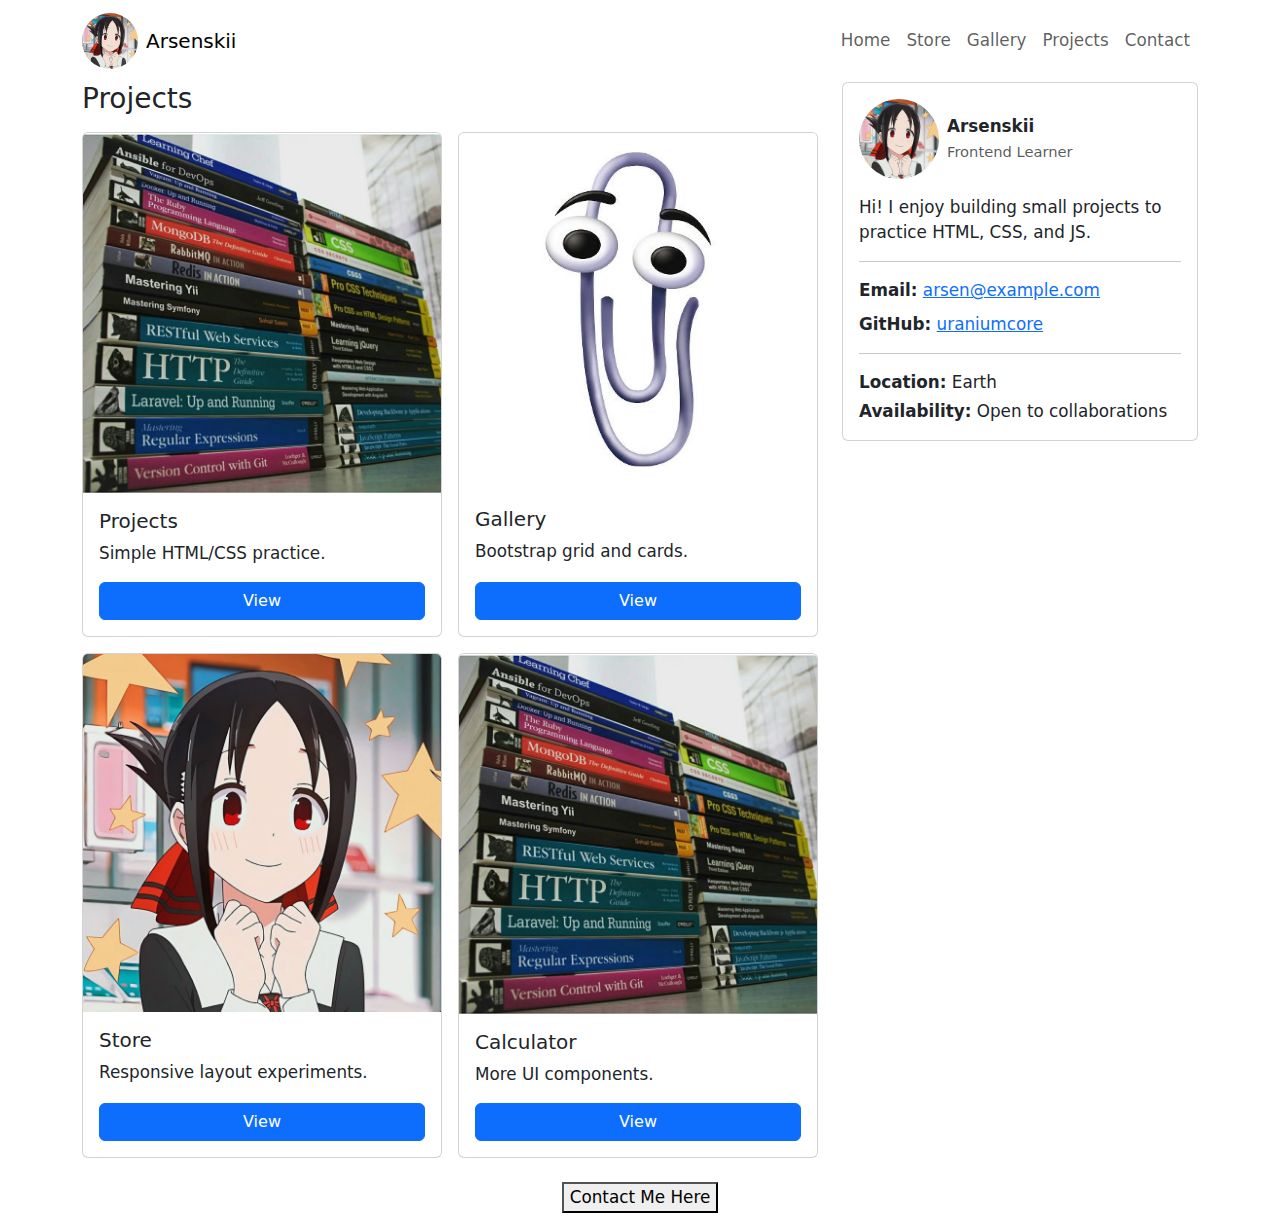
<file: index.html>
<!DOCTYPE html>
<html lang="en">

<head>
	<meta charset="UTF-8">
	<meta name="viewport" content="width=device-width, initial-scale=1.0">
	<title>Arsenskii Portfolio</title>
	<link href="https://cdn.jsdelivr.net/npm/bootstrap@5.3.0/dist/css/bootstrap.min.css" rel="stylesheet">
	<link rel="icon" type="image/png" href="images/kaguya.jpeg">
	<style>
		.projects-grid .card { height: 100%; }
		.sidebar-card img {
			width: 80px; height: 80px; border-radius: 50%; object-fit: cover;
		}
		@media (max-width: 576px) {
			body { font-size: 0.9em; }
			.sidebar-card .contact-extra { display: none; }
		}
		@media (min-width: 577px) and (max-width: 991px) {
			body { font-size: 1em; }
		}
		@media (min-width: 992px) {
			body { font-size: 1.05em; }
		}
	</style>
</head>

<body>

	<div class="container">
		<nav class="navbar navbar-expand-lg navbar-light bg-transparent">
			<div class="container-fluid p-0">
				<a class="navbar-brand d-flex align-items-center" href="index.html">
					<img src="images/kaguya.jpeg" alt="logo" width="56" height="56" class="rounded-circle me-2">
					<span class="brand">Arsenskii</span>
				</a>
				<button class="navbar-toggler" type="button" data-bs-toggle="collapse" data-bs-target="#mainNav"
					aria-controls="mainNav" aria-expanded="false" aria-label="Toggle navigation">
					<span class="navbar-toggler-icon"></span>
				</button>
				<div class="collapse navbar-collapse" id="mainNav">
					<ul class="navbar-nav ms-auto mb-2 mb-lg-0">
						<li class="nav-item"><a class="nav-link" href="index.html">Home</a></li>
						<li class="nav-item"><a class="nav-link" href="store.html">Store</a></li>
						<li class="nav-item"><a class="nav-link" href="image-gallery.html">Gallery</a></li>
						<li class="nav-item"><a class="nav-link" href="projects.html">Projects</a></li>
						<li class="nav-item"><a class="nav-link" href="about-me.html">Contact</a></li>
					</ul>
				</div>
			</div>
		</nav>

		<div class="row g-4 align-items-start">
			<main class="col-lg-8">
				<h1 class="h3 mb-3">Projects</h1>
				<div class="row row-cols-1 row-cols-md-2 projects-grid g-3">
					<div class="col">
						<div class="card h-100">
							<img src="images/books.jpeg" class="card-img-top" alt="Project 1 image">
							<div class="card-body d-flex flex-column">
								<h5 class="card-title">Projects</h5>
								<p class="card-text">Simple HTML/CSS practice.</p>
								<a href="projects.html" class="btn btn-primary mt-auto">View</a>
							</div>
						</div>
					</div>
					<div class="col">
						<div class="card h-100">
							<img src="images/clippy.jpeg" class="card-img-top" alt="Project 2 image">
							<div class="card-body d-flex flex-column">
								<h5 class="card-title">Gallery</h5>
								<p class="card-text">Bootstrap grid and cards.</p>
								<a href="image-gallery.html" class="btn btn-primary mt-auto">View</a>
							</div>
						</div>
					</div>
					<div class="col">
						<div class="card h-100">
							<img src="images/kaguya.jpeg" class="card-img-top" alt="Project 3 image">
							<div class="card-body d-flex flex-column">
								<h5 class="card-title">Store</h5>
								<p class="card-text">Responsive layout experiments.</p>
								<a href="store.html" class="btn btn-primary mt-auto">View</a>
							</div>
						</div>
					</div>
					<div class="col">
						<div class="card h-100">
							<img src="images/books.jpeg" class="card-img-top" alt="Project 4 image">
							<div class="card-body d-flex flex-column">
								<h5 class="card-title">Calculator</h5>
								<p class="card-text">More UI components.</p>
								<a href="calculator/calculator.html" class="btn btn-primary mt-auto">View</a>
							</div>
						</div>
					</div>
				</div>
			</main>
			<aside class="col-lg-4">
				<div class="card sidebar-card">
					<div class="card-body">
						<div class="d-flex align-items-center mb-3">
							<img src="images/kaguya.jpeg" alt="Avatar" class="me-2">
							<div>
								<div class="fw-bold">Arsenskii</div>
								<small class="text-muted">Frontend Learner</small>
							</div>
						</div>
						<p class="mb-2">Hi! I enjoy building small projects to practice HTML, CSS, and JS.</p>
						<hr>
						<div class="mb-2"><strong>Email:</strong> <a href="mailto:arsen@example.com">arsen@example.com</a></div>
						<div class="mb-3"><strong>GitHub:</strong> <a href="https://github.com/uraniumcore" target="_blank">uraniumcore</a></div>
						<hr>
						<div class="contact-extra">
							<p class="mb-1"><strong>Location:</strong> Earth</p>
							<p class="mb-0"><strong>Availability:</strong> Open to collaborations</p>
						</div>
					</div>
				</div>
			</aside>
		</div>

		<footer class="footer mt-4">
			<div class="d-flex justify-content-center gap-3">
				<a href="about-me.html"><button class="link-button">Contact Me Here</button></a>
			</div>
		</footer>
	</div>
	<script src="https://cdn.jsdelivr.net/npm/bootstrap@5.3.0/dist/js/bootstrap.bundle.min.js"></script>
</body>

</html>
</file>
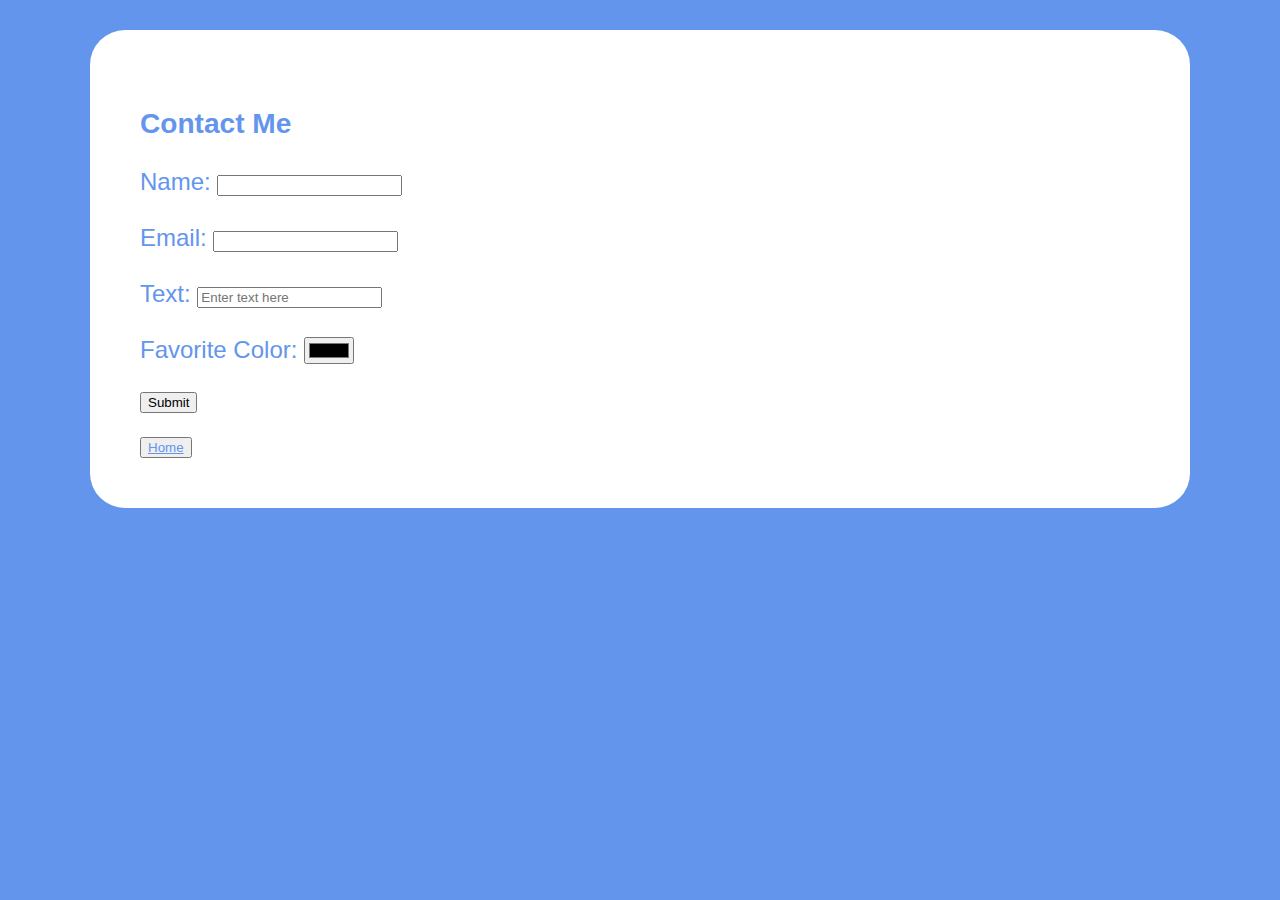
<file: about-me.html>
<head>
    <meta charset="UTF-8">
    <meta name="viewport" content="width=device-width, initial-scale=1.0">
    <title>My First Webpage</title>
	<link rel="stylesheet" href="styles/style.css">
</head>

<body>
    <div class="container">
        <h3>Contact Me</h3>
        <form>
            <label for="name">Name:</label>
            <input type="text" id="name" name="name"><br><br>

            <label for="email">Email:</label>
            <input type="email" id="email" name="email"><br><br>

            <label for="email">Text:</label>
            <input id="text" name="text" placeholder="Enter text here"><br><br>

            <label for="color">Favorite Color:</label>
            <input type="color" id="color" name="color"><br><br>

            <input type="submit" value="Submit">
        </form>
		<button><a href="index.html">Home</a></button>
    </div>
</body>
</file>
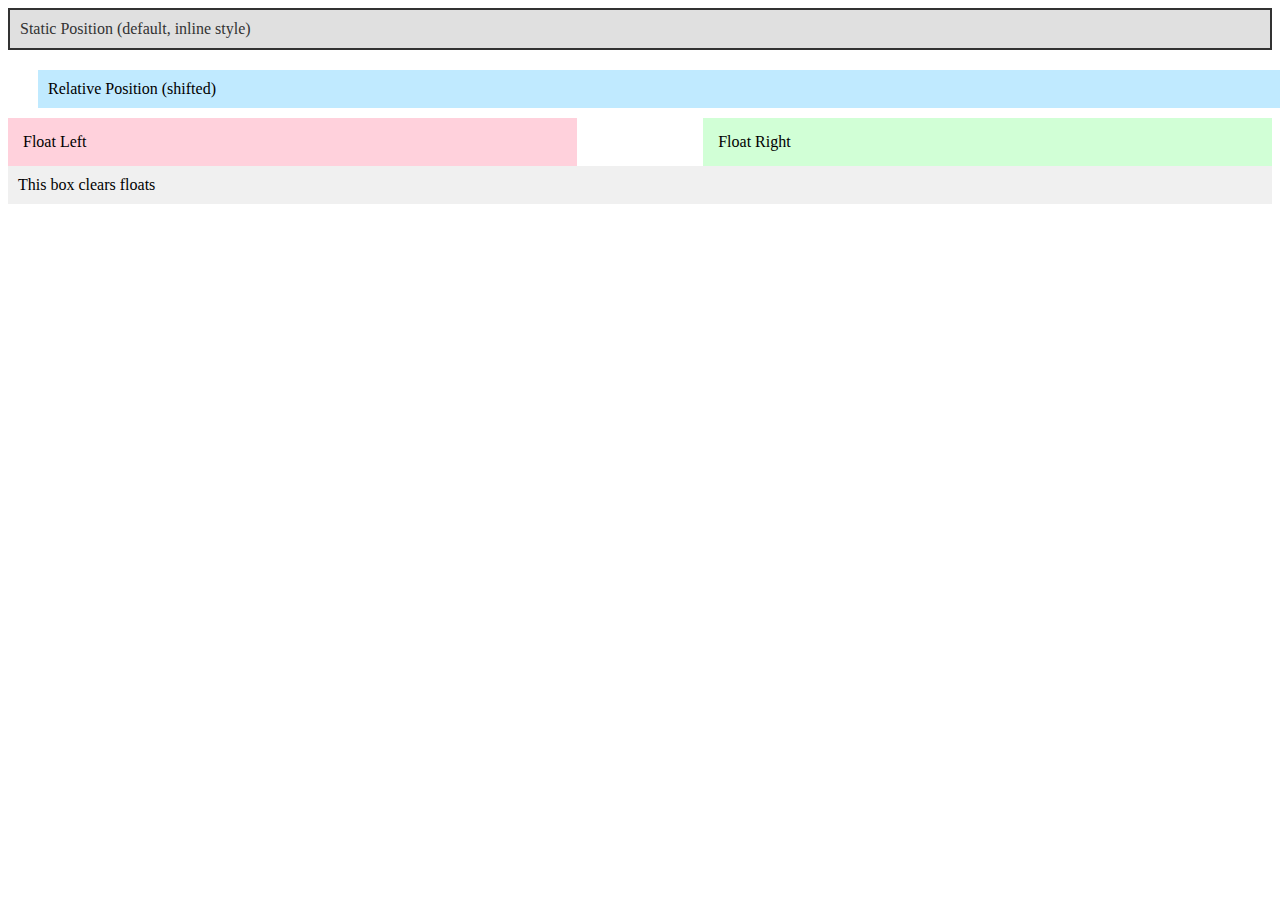
<file: fancy.html>
<!DOCTYPE html>
<html lang="en">
<head>
	<meta charset="UTF-8">
	<meta name="viewport" content="width=device-width, initial-scale=1.0">
	<title>CSS Positioning, Float & Clear Demo</title>
	<style>
		.static-box {
			background: #e0e0e0;
			padding: 10px;
			margin-bottom: 10px;
		}
		.relative-box {
			background: #c0eaff;
			padding: 10px;
			position: relative;
			left: 30px;
			top: 10px;
			margin-bottom: 20px;
		}

		.float-container {
			width: 100%;
			margin-bottom: 30px;
		}
		.float-left {
			float: left;
			width: 45%;
			background: #ffd1dc;
			padding: 15px;
			box-sizing: border-box;
			margin-right: 5%;
		}
		.float-right {
			float: right;
			width: 45%;
			background: #d1ffd6;
			padding: 15px;
			box-sizing: border-box;
		}
		.clear-box {
			clear: both;
			background: #f0f0f0;
			padding: 10px;
			margin-top: 20px;
		}
	</style>
</head>
<body>
	<div class="static-box" style="border: 2px solid #333; color: #333;">Static Position (default, inline style)</div>
	<div class="relative-box">Relative Position (shifted)</div>

	<div class="float-container">
		<div class="float-left">Float Left</div>
		<div class="float-right">Float Right</div>
		<div class="clear-box">This box clears floats</div>
	</div>
</body>
</html>
</file>
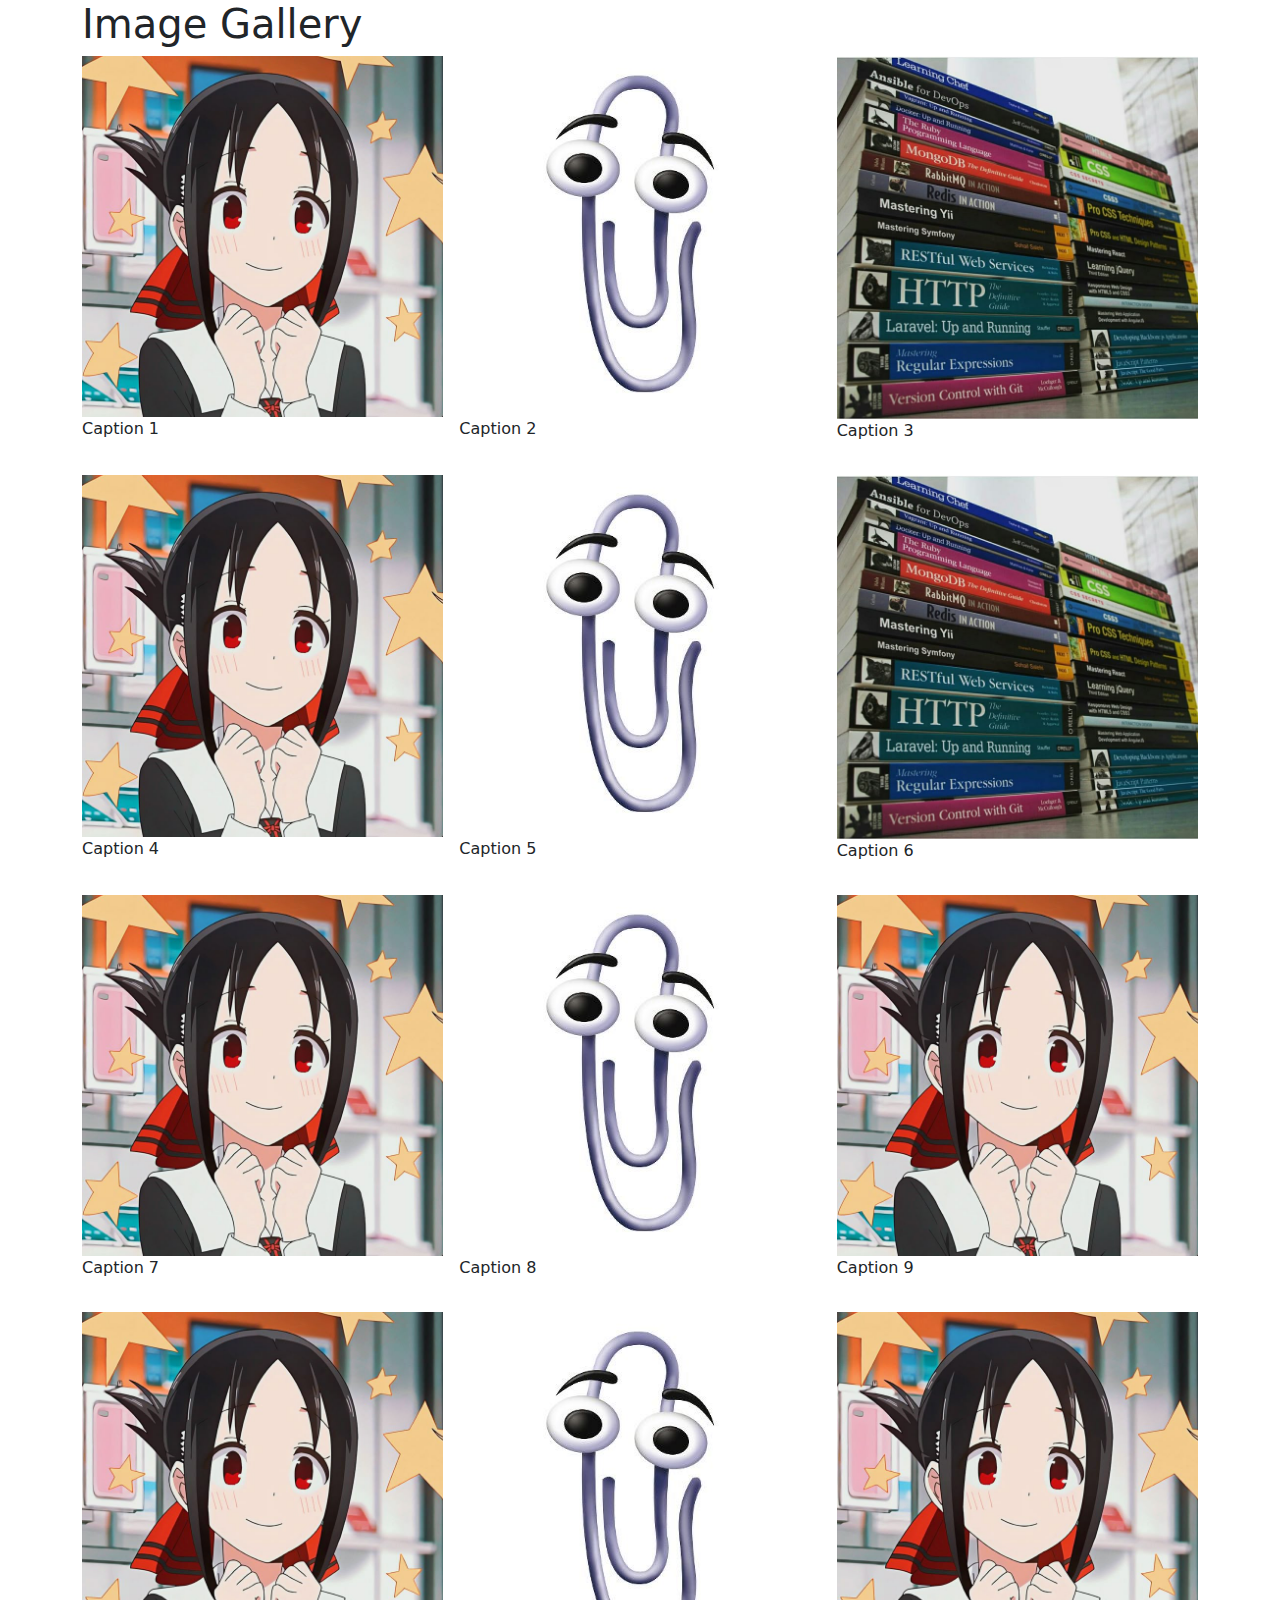
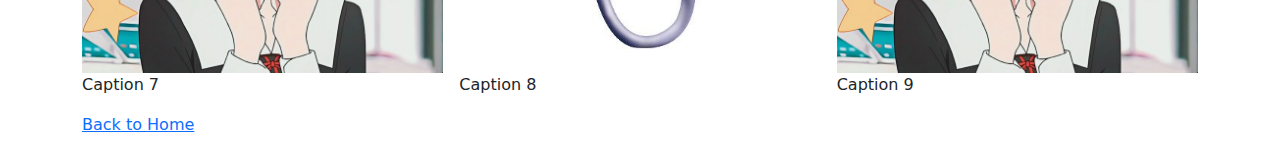
<file: image-gallery.html>
<!DOCTYPE html>
<html lang="en">

<head>
    <meta charset="utf-8" />
    <meta name="viewport" content="width=device-width,initial-scale=1" />
    <title>Image Gallery</title>
    <link href="https://cdn.jsdelivr.net/npm/bootstrap@5.3.0/dist/css/bootstrap.min.css" rel="stylesheet">
    <style>
    </style>
</head>

<body>
    <div class="container">
        <h1 id="main-heading">Image Gallery</h1>

        <div class="row g-3">
            <div class="col-lg-4 col-md-6 col-12">
                <figure class="gallery-item">
                    <img src="images/kaguya.jpeg" class="img-fluid" alt="Gallery image 1">
                    <figcaption class="gallery-caption">Caption 1</figcaption>
                </figure>
            </div>
            <div class="col-lg-4 col-md-6 col-12">
                <figure class="gallery-item">
                    <img src="images/clippy.jpeg" class="img-fluid" alt="Gallery image 2">
                    <figcaption class="gallery-caption">Caption 2</figcaption>
                </figure>
            </div>
            <div class="col-lg-4 col-md-6 col-12">
                <figure class="gallery-item">
                    <img src="images/books.jpeg" class="img-fluid" alt="Gallery image 3">
                    <figcaption class="gallery-caption">Caption 3</figcaption>
                </figure>
            </div>
            <div class="col-lg-4 col-md-6 col-12">
                <figure class="gallery-item">
                    <img src="images/kaguya.jpeg" class="img-fluid" alt="Gallery image 4">
                    <figcaption class="gallery-caption">Caption 4</figcaption>
                </figure>
            </div>
            <div class="col-lg-4 col-md-6 col-12">
                <figure class="gallery-item">
                    <img src="images/clippy.jpeg" class="img-fluid" alt="Gallery image 5">
                    <figcaption class="gallery-caption">Caption 5</figcaption>
                </figure>
            </div>
            <div class="col-lg-4 col-md-6 col-12">
                <figure class="gallery-item">
                    <img src="images/books.jpeg" class="img-fluid" alt="Gallery image 6">
                    <figcaption class="gallery-caption">Caption 6</figcaption>
                </figure>
            </div>
            <div class="col-lg-4 col-md-6 col-12">
                <figure class="gallery-item">
                    <img src="images/kaguya.jpeg" class="img-fluid" alt="Gallery image 7">
                    <figcaption class="gallery-caption">Caption 7</figcaption>
                </figure>
            </div>
            <div class="col-lg-4 col-md-6 col-12">
                <figure class="gallery-item">
                    <img src="images/clippy.jpeg" class="img-fluid" alt="Gallery image 8">
                    <figcaption class="gallery-caption">Caption 8</figcaption>
                </figure>
            </div>
            <div class="col-lg-4 col-md-6 col-12">
                <figure class="gallery-item">
                    <img src="images/kaguya.jpeg" class="img-fluid" alt="Gallery image 9">
                    <figcaption class="gallery-caption">Caption 9</figcaption>
                </figure>
            </div>
            <div class="col-lg-4 col-md-6 col-12">
                <figure class="gallery-item">
                    <img src="images/kaguya.jpeg" class="img-fluid" alt="Gallery image 7">
                    <figcaption class="gallery-caption">Caption 7</figcaption>
                </figure>
            </div>
            <div class="col-lg-4 col-md-6 col-12">
                <figure class="gallery-item">
                    <img src="images/clippy.jpeg" class="img-fluid" alt="Gallery image 8">
                    <figcaption class="gallery-caption">Caption 8</figcaption>
                </figure>
            </div>
            <div class="col-lg-4 col-md-6 col-12">
                <figure class="gallery-item">
                    <img src="images/kaguya.jpeg" class="img-fluid" alt="Gallery image 9">
                    <figcaption class="gallery-caption">Caption 9</figcaption>
                </figure>
            </div>
        </div>

        <p><a href="index.html">Back to Home</a></p>
    </div>
</body>

</html>
</file>
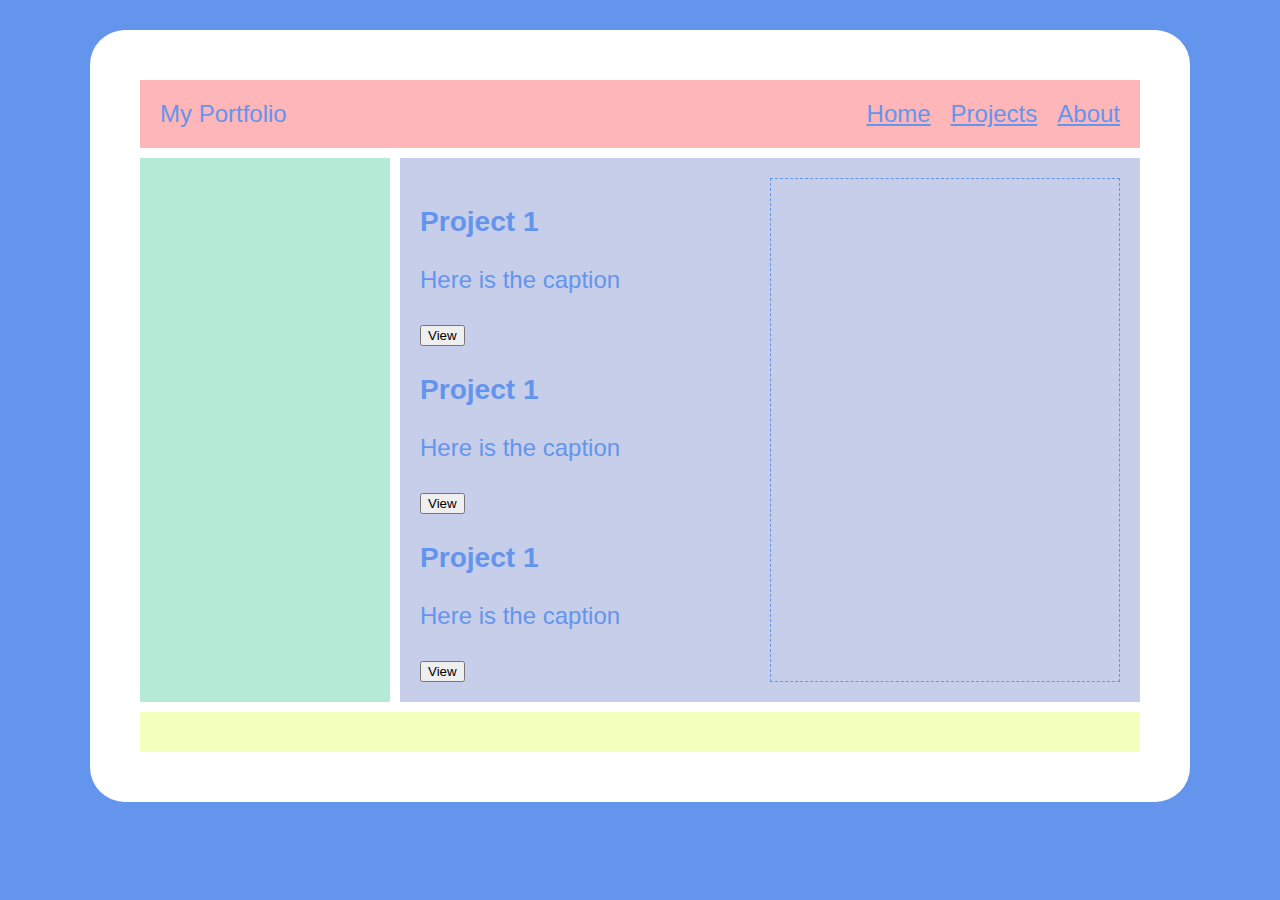
<file: projects.html>
<!DOCTYPE html>
<html lang="en">

<head>
    <meta charset="utf-8" />
    <meta name="viewport" content="width=device-width,initial-scale=1" />
    <title>Portfolio - Projects</title>
    <link rel="stylesheet" href="styles/style.css">
    <style>
        .projects {
            display: grid;
            grid-template-columns: 50% 50%;
        }

        .project-1 {
            grid-column: 1;
            grid-row: 1;
        }

        .project-2 {
            grid-column: 1;
            grid-row: 2;
        }

        .project-3 {
            grid-column: 1;
            grid-row: 3;
        }

        .view {
            padding: 10px;
            border: 1px;
            border-style: dashed;

            grid-column: 2;
            grid-row: 1 / 4;
        }
    </style>
</head>

<body>
    <div class="container">
        <div class="grid-layout">
            <header class="header">
                <div class="brand">My Portfolio</div>
                <nav class="navigator">
                    <a href="index.html">Home</a>
                    <a href="projects.html">Projects</a>
                    <a href="about-me.html">About</a>
                </nav>
            </header>
            <aside class="sidebar">

            </aside>
            <main class="main-content">
                <div class="projects">
                    <div class="project-1">
                        <h3>Project 1</h3>
                        <p>
                            Here is the caption
                        </p>
                        <button id="view1">View</button>
                    </div>
                    <div class="project-2">
                        <h3>Project 1</h3>
                        <p>
                            Here is the caption
                        </p>
                        <button id="view2">View</button>
                    </div>
                    <div class="project-3">
                        <h3>Project 1</h3>
                        <p>
                            Here is the caption
                        </p>
                        <button id="view3">View</button>
                    </div>
                    <div id="view" class="view">
                    </div>
                </div>
            </main>

            <footer class="footer"></footer>
        </div>
    </div>
    <script>
        document.addEventListener('DOMContentLoaded', function () {
            const viewEl = document.getElementById('view');

            const projects = [
                { title: 'Project 1', desc: 'Here is the caption for project 1.', more: 'Additional info 1.' },
                { title: 'Project 2', desc: 'Here is the caption for project 2.', more: 'Additional info 2.' },
                { title: 'Project 3', desc: 'Here is the caption for project 3.', more: 'Additional info 3.' }
            ];

            document.getElementById('view1').addEventListener('click', () => showProject(0));
            document.getElementById('view2').addEventListener('click', () => showProject(1));
            document.getElementById('view3').addEventListener('click', () => showProject(2));

            function showProject(index) {
                const p = projects[index];
                viewEl.innerHTML = `
                    <h3>${p.title}</h3>
                    <p>${p.desc}</p>
                    <p>${p.more}</p>
                `;
            }
        });
    </script>
</body>

</html>
</file>
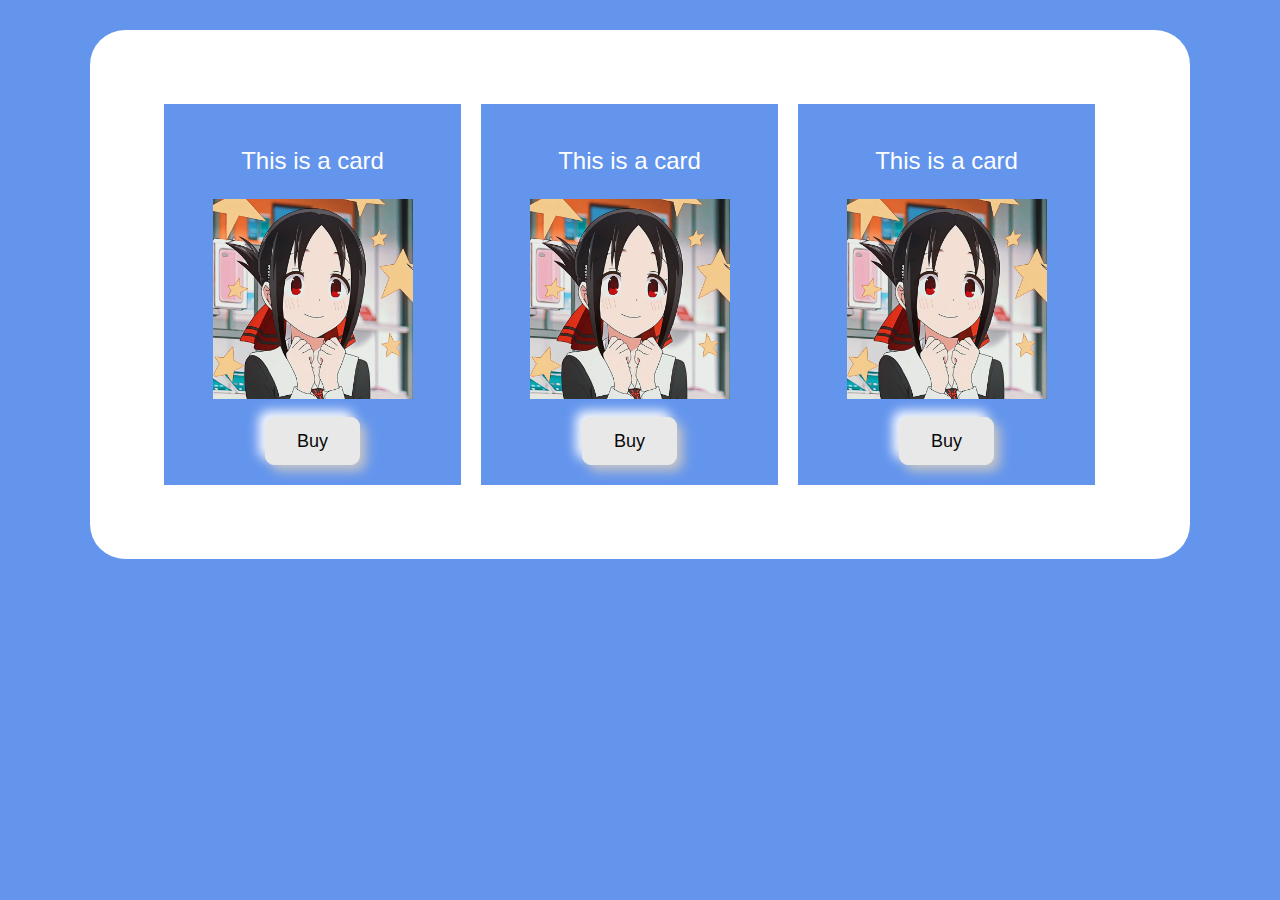
<file: store.html>
<!DOCTYPE html>
<html lang="en">

<head>
	<meta charset="UTF-8">
	<meta name="viewport" content="width=device-width, initial-scale=1.0">
	<title>CSS Positioning, Float & Clear Demo</title>
	<link rel="stylesheet" href="styles/style.css">
	<style>
		.cards {
			max-width: 900px;
			margin: 1em;
			display: grid;
			grid-template-columns: 33% 33% 33%;
			grid-gap: 20px;
		}

		.card {
			padding: 0.8em;
			display: flex;
			flex-direction: column;
			align-items: center;
			background-color: cornflowerblue;
		}

		.card img {
			width: 200px;

		}

		.card-title {
			color: white;
		}

		.card-button {
			margin-top: 1em;
			display: inline-block;
			transition: all 0.2s ease-in;
			position: relative;
			overflow: hidden;
			z-index: 1;
			color: #090909;
			padding: 0.7em 1.7em;
			cursor: pointer;
			font-size: 18px;
			border-radius: 0.5em;
			background: #e8e8e8;
			border: 1px solid #e8e8e8;
			box-shadow: 6px 6px 12px #c5c5c5, -6px -6px 12px #ffffff;
		}

		.card-button:hover {
			transform: scale(1.05);
			transition: 0.6s ease-in;
		}

		@media (max-width: 1025px) {
			.cards {
				max-width: 900px;
				margin: 1em;
				display: grid;
				grid-template-columns: 50% 50%;
				grid-gap: 20px;
			}
		}

		@media (max-width: 768px) {
			.cards {
				max-width: 900px;
				margin: 1em;
				display: grid;
				grid-template-columns: 100%;
				grid-gap: 20px;
			}
		}
	</style>
</head>

<body>
	<div class="container">
		<div class="cards">
			<div class="card">
				<p class="card-title">
					This is a card
				</p>
				<img src="images/kaguya.jpeg">
				<button class="card-button">Buy</button>
			</div>
			<div class="card">
				<p class="card-title">
					This is a card
				</p>
				<img src="images/kaguya.jpeg">
				<button class="card-button">Buy</button>
			</div>
			<div class="card">
				<p class="card-title">
					This is a card
				</p>
				<img src="images/kaguya.jpeg">
				<button class="card-button">Buy</button>
			</div>
		</div>
	</div>
</body>

</html>
</file>
<file: styles/style.css>
body {
	background-color: cornflowerblue;
	font-family: Arial, Helvetica, sans-serif;
	font-weight: 500;
	font-size: 24px;
	color: cornflowerblue;
}

.container {
	background-color: white;
	border-radius: 35px;
	margin: 30px auto;
	max-width: 1000px;
	padding: 50px;
}

.grid-layout {
	display: grid;
	grid-template-areas:
		"header header"
		"sidebar main"
		"footer footer";
	grid-template-columns: 250px 1fr;
	gap: 10px;
}

.header {
	grid-area: header;
	background: #ffb6b9;
	padding: 20px;

	display: flex;
	align-items: center;
	justify-content: space-between;
}

.sidebar {
	grid-area: sidebar;
	background: #b5ead7;
	padding: 20px;
}

.sidebar ul {
	list-style-type: none;
}

.main-content {
	grid-area: main;
	background: #c7ceea;
	padding: 20px;
}

.footer {
	grid-area: footer;
	background: #f3ffbd;
	padding: 20px;
	text-align: center;
}

.navigator {
	list-style-type: none;
	display: flex;
	flex-direction: row;
}

.navigator a+a {
	margin-left: 20px;
}

.logo img {
	width: 100px;
	height: 100px;
	border-radius: 50%;
	object-fit: cover;
}

.link {
	display: inline-block;
}

.link-button {
	display: inline-block;
	transition: all 0.2s ease-in;
	position: relative;
	overflow: hidden;
	z-index: 1;
	color: #090909;
	padding: 0.7em 1.7em;
	cursor: pointer;
	font-size: 18px;
	border-radius: 0.5em;
	background: #e8e8e8;
	border: 1px solid #e8e8e8;
	box-shadow: 6px 6px 12px #c5c5c5, -6px -6px 12px #ffffff;
}

a {
	text-decoration: underline;
	color: cornflowerblue;
}

a:visited {
	text-decoration: none;
	color: cornflowerblue;
}

.my-photo {
	width: 200px;
	height: 200px;
	border-radius: 50%;
	object-fit: cover;
}

@media (max-width: 720px) {
	body {
		font-size: 0.8em;
	}

	.grid-layout {
		display: flex;
		flex-direction: column;
		gap: 10px;
	}

	.sidebar ul {
		display: flex;
		flex-direction: row;
	}

	.sidebar li + li {
		margin-left: 10px;
	}
}
</file>
